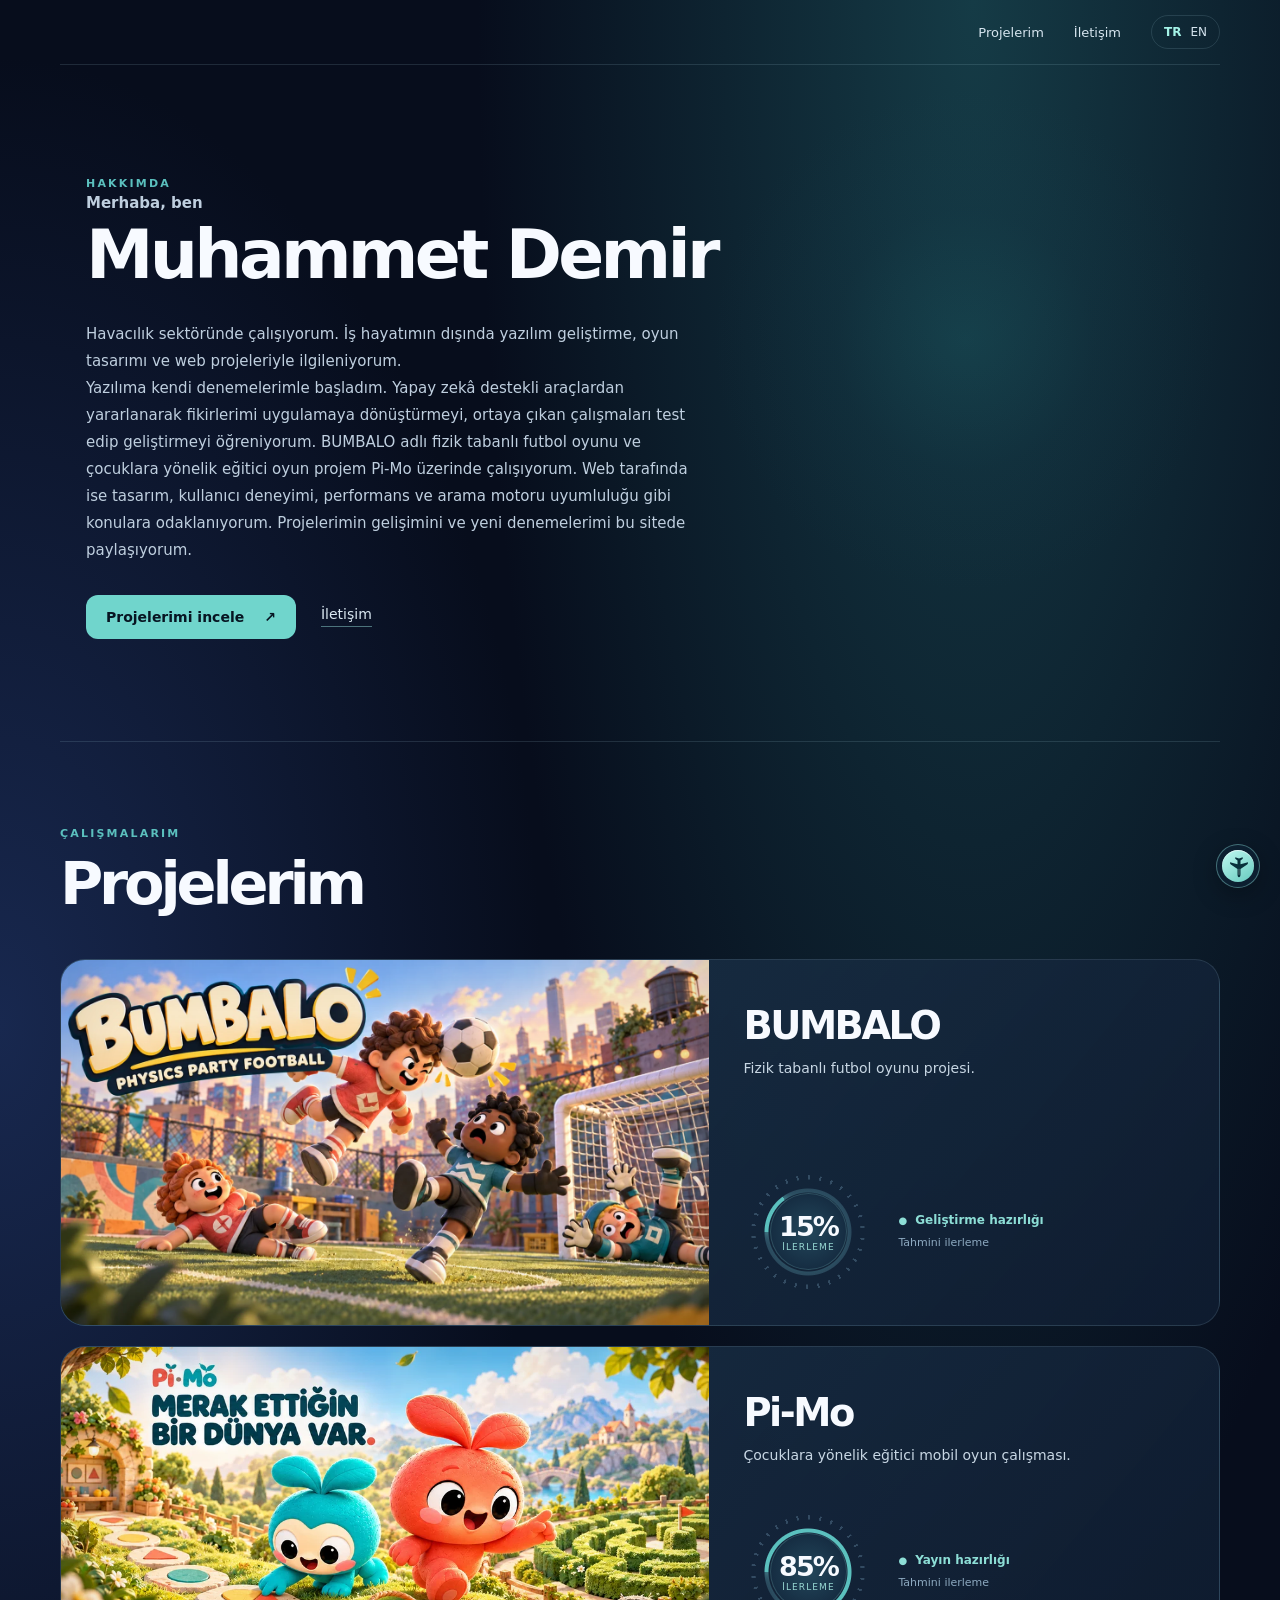
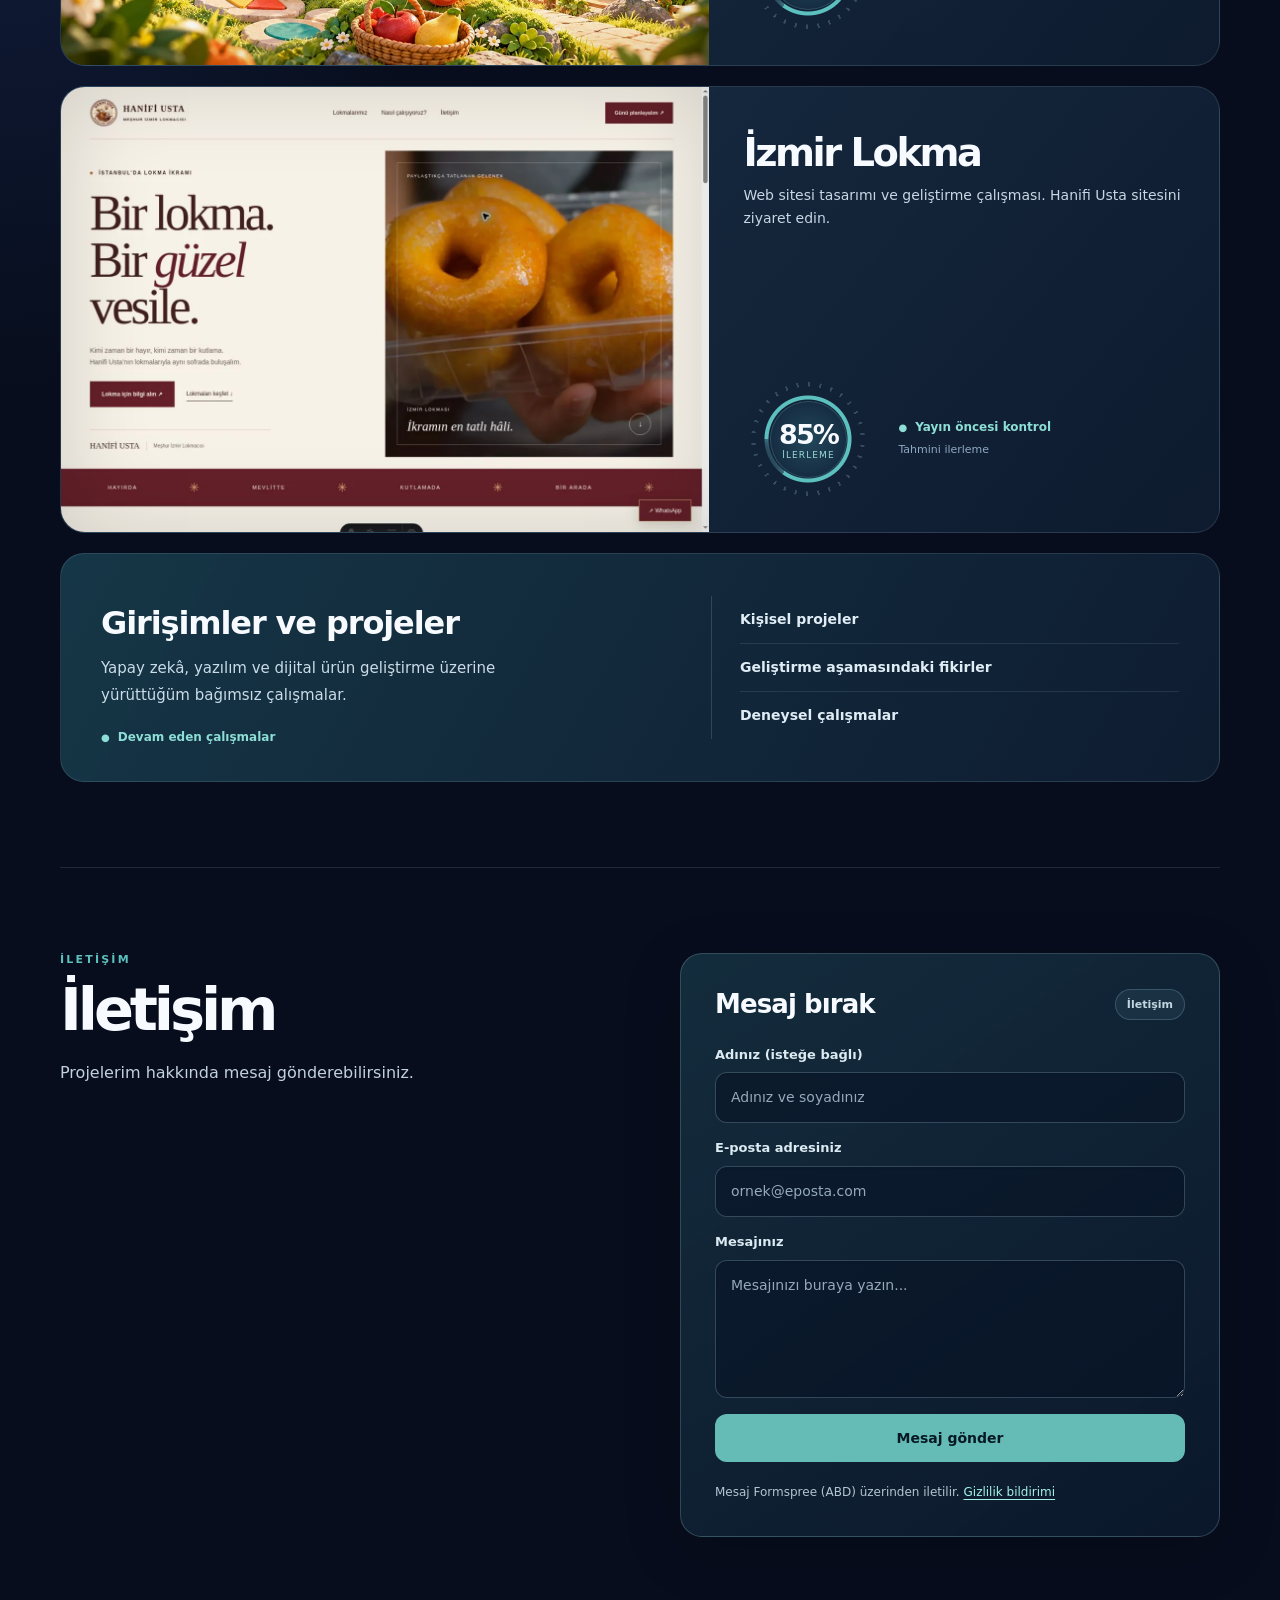
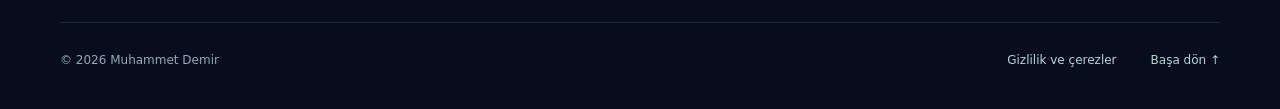
<file: index.html>
<!DOCTYPE html>
<html lang="tr"><head><meta name="google-site-verification" content="nmMVAk7A7BD8lqcyVUnnqpz1jC1KWAVs4eX_DU7HGqM"/><meta charset="utf-8"/><meta http-equiv="Content-Security-Policy" content="default-src 'none'; base-uri 'self'; script-src 'self' 'sha256-Nsf1SW14jxwsDxtsSxbh1Syr5FXubOMHGNmWd++KHdQ='; style-src 'self' 'unsafe-inline'; img-src 'self' data:; font-src 'self'; connect-src 'none'; object-src 'none'; frame-src 'none'; form-action https://formspree.io; upgrade-insecure-requests"/><meta name="referrer" content="strict-origin-when-cross-origin"/><meta content="width=device-width, initial-scale=1" name="viewport"/><title>Muhammet Demir | Oyun ve Web Projeleri</title><meta content="Muhammet Demir’in kişisel sitesi. BUMBALO, Pi-Mo, web projeleri ve girişimcilik çalışmaları." name="description"/><meta content="index,follow,max-image-preview:large" name="robots"/><meta content="#070d1c" name="theme-color"/><meta content="website" property="og:type"/><meta content="Muhammet Demir | Oyun ve Web Projeleri" property="og:title"/><meta content="Muhammet Demir’in kişisel sitesi. BUMBALO, Pi-Mo, web projeleri ve girişimcilik çalışmaları." property="og:description"/><meta content="tr_TR" property="og:locale"/><link href="assets/site.css?v=20261107-aircraft-two-way-v6" rel="stylesheet"/><link href="https://must7y.github.io/muhammetdemir/" hreflang="tr" rel="alternate"/><link href="https://must7y.github.io/muhammetdemir/en/" hreflang="en" rel="alternate"/><link href="https://must7y.github.io/muhammetdemir/" hreflang="x-default" rel="alternate"/><link href="https://must7y.github.io/muhammetdemir/" rel="canonical"/><meta content="https://must7y.github.io/muhammetdemir/" property="og:url"/><meta content="Muhammet Demir" property="og:site_name"/><meta content="https://must7y.github.io/muhammetdemir/assets/bumbalo.webp" property="og:image"/><meta content="summary_large_image" name="twitter:card"/><script type="application/ld+json">{"@context": "https://schema.org", "@type": "ProfilePage", "url": "https://must7y.github.io/muhammetdemir/", "inLanguage": "tr", "mainEntity": {"@type": "Person", "name": "Muhammet Demir", "description": "Muhammet Demir’in kişisel sitesi. BUMBALO, Pi-Mo, web projeleri ve girişimcilik çalışmaları."}}</script><script src="assets/site.js?v=20261107-aircraft-two-way-v6" defer></script></head><body><a class="skip" href="#main">İçeriğe geç</a><header class="shell mast mast-right" style="display:flex;justify-content:flex-end;align-items:center"><nav style="display:flex;width:100%;justify-content:flex-end;align-items:center;margin-left:auto;text-align:right" aria-label="Ana menü" class="nav"><a href="#projects">Projelerim</a><a class="hide-mobile" href="#contact">İletişim</a><div aria-label="Language / Dil" class="langs"><a aria-current="page" data-lang="tr" href="./">TR</a><a data-lang="en" href="en/">EN</a></div></nav></header><main class="shell" id="main"><section class="hero hero-editorial" id="about"><div class="hero-content"><div class="eyebrow">HAKKIMDA</div><p class="hero-greeting">Merhaba, ben</p><h1 class="hero-name">Muhammet Demir</h1><p class="hero-body">Havacılık sektöründe çalışıyorum. İş hayatımın dışında yazılım geliştirme, oyun tasarımı ve web projeleriyle ilgileniyorum.</p><p class="hero-description">Yazılıma kendi denemelerimle başladım. Yapay zekâ destekli araçlardan yararlanarak fikirlerimi uygulamaya dönüştürmeyi, ortaya çıkan çalışmaları test edip geliştirmeyi öğreniyorum. BUMBALO adlı fizik tabanlı futbol oyunu ve çocuklara yönelik eğitici oyun projem Pi-Mo üzerinde çalışıyorum. Web tarafında ise tasarım, kullanıcı deneyimi, performans ve arama motoru uyumluluğu gibi konulara odaklanıyorum. Projelerimin gelişimini ve yeni denemelerimi bu sitede paylaşıyorum.</p><div class="hero-links"><a class="hero-button" href="#projects">Projelerimi incele <span aria-hidden="true">↗</span></a><a class="hero-text-link" href="#contact">İletişim</a></div></div></section><section class="section" id="projects"><div class="section-heading"><div><div class="eyebrow">ÇALIŞMALARIM</div><h2>Projelerim</h2></div></div><article class="project"><div class="project-media"><img alt="BUMBALO — proje tanıtım görseli" decoding="async" height="700" loading="lazy" src="assets/bumbalo.webp" width="1200"/></div><div class="project-info"><div><h3>BUMBALO</h3><p>Fizik tabanlı futbol oyunu projesi.</p></div><div class="radar-wrap"><div aria-label="BUMBALO: 15%, Tahmini ilerleme" class="radar" role="img" style="--v:15"><div aria-hidden="true" class="radar-inner"><strong>15%</strong><small>İLERLEME</small></div></div><div><div class="status">Geliştirme hazırlığı</div><div class="subnote">Tahmini ilerleme</div></div></div></div></article><article class="project"><div class="project-media"><img alt="Pi-Mo — proje tanıtım görseli" decoding="async" height="700" loading="lazy" src="assets/pimo.webp" width="1200"/></div><div class="project-info"><div><h3>Pi-Mo</h3><p>Çocuklara yönelik eğitici mobil oyun çalışması.</p></div><div class="radar-wrap"><div aria-label="Pi-Mo: 85%, Tahmini ilerleme" class="radar" role="img" style="--v:85"><div aria-hidden="true" class="radar-inner"><strong>85%</strong><small>İLERLEME</small></div></div><div><div class="status">Yayın hazırlığı</div><div class="subnote">Tahmini ilerleme</div></div></div></div></article><article class="project"><div class="project-media"><img alt="İzmir Lokma — proje tanıtım görseli" decoding="async" height="700" loading="lazy" src="assets/hanifi.webp" width="1200"/></div><div class="project-info"><div><h3>İzmir Lokma</h3><p>Web sitesi tasarımı ve geliştirme çalışması. <a href="https://izmirlokmasi.com/">Hanifi Usta sitesini ziyaret edin</a>.</p></div><div class="radar-wrap"><div aria-label="İzmir Lokma: 85%, Tahmini ilerleme" class="radar" role="img" style="--v:85"><div aria-hidden="true" class="radar-inner"><strong>85%</strong><small>İLERLEME</small></div></div><div><div class="status">Yayın öncesi kontrol</div><div class="subnote">Tahmini ilerleme</div></div></div></div></article><article class="venture"><div class="venture-main"><h3>Girişimler ve projeler</h3><p>Yapay zekâ, yazılım ve dijital ürün geliştirme üzerine yürüttüğüm bağımsız çalışmalar.</p><span class="venture-status"><span class="status">Devam eden çalışmalar</span></span></div><div class="venture-topics" aria-label="Girişimcilik çalışma başlıkları"><div><span>Kişisel projeler</span></div><div><span>Geliştirme aşamasındaki fikirler</span></div><div><span>Deneysel çalışmalar</span></div></div></article></section><section class="section contact" id="contact"><div class="contact-intro"><div class="eyebrow">İLETİŞİM</div><h2>İletişim</h2><p>Projelerim hakkında mesaj gönderebilirsiniz.</p></div><div class="contact-form-panel"><div class="contact-form-heading"><h3>Mesaj bırak</h3><span class="form-state">İletişim</span></div><form class="contact-form" action="https://formspree.io/f/mljjvkgq" aria-describedby="form-message" method="post"><fieldset><label for="contact-name">Adınız (isteğe bağlı)<input id="contact-name" name="name" type="text" autocomplete="name" maxlength="90" placeholder="Adınız ve soyadınız"></label><label for="contact-email">E-posta adresiniz<input id="contact-email" name="email" type="email" autocomplete="email" maxlength="254" required placeholder="ornek@eposta.com"></label><label for="contact-message">Mesajınız<textarea id="contact-message" name="message" rows="5" minlength="10" maxlength="3000" required placeholder="Mesajınızı buraya yazın..."></textarea></label><div class="form-honeypot" aria-hidden="true"><label>Boş bırakın<input type="text" name="_gotcha" tabindex="-1" autocomplete="off"></label></div><button type="submit">Mesaj gönder</button></fieldset><p class="form-notice" id="form-message">Mesaj Formspree (ABD) üzerinden iletilir. <a href="gizlilik.html">Gizlilik bildirimi</a></p></form></div></section></main><a class="end-jump end-jump-plane" href="#page-bottom" aria-label="Sayfanın en altına in" title="Sayfanın en altına in"><span class="end-jump-aircraft" aria-hidden="true"><span class="end-jump-flight"><svg viewBox="0 0 64 64" width="29" height="29" focusable="false" aria-hidden="true"><g transform="rotate(180 32 32)"><path d="M32 5c-2.5 0-4 2.8-4 8v14L10.2 38.6C8.8 39.5 8 41 8 42.6v2L28 39.5v10L22 54v4l10-3 10 3v-4l-6-4.5v-10l20 5.1v-2c0-1.6-.8-3.1-2.2-4L36 27V13c0-5.2-1.5-8-4-8Z" fill="currentColor"/><path d="M32 12v14" stroke="#e9faf6" stroke-opacity=".56" stroke-width="1.8" stroke-linecap="round"/></g></svg></span></span></a><footer class="shell foot" id="page-bottom"><span>© 2026 Muhammet Demir</span><nav class="foot-links" aria-label="Alt bağlantılar"><a href="gizlilik.html">Gizlilik ve çerezler</a><a href="#main">Başa dön ↑</a></nav></footer></body></html>
</file>
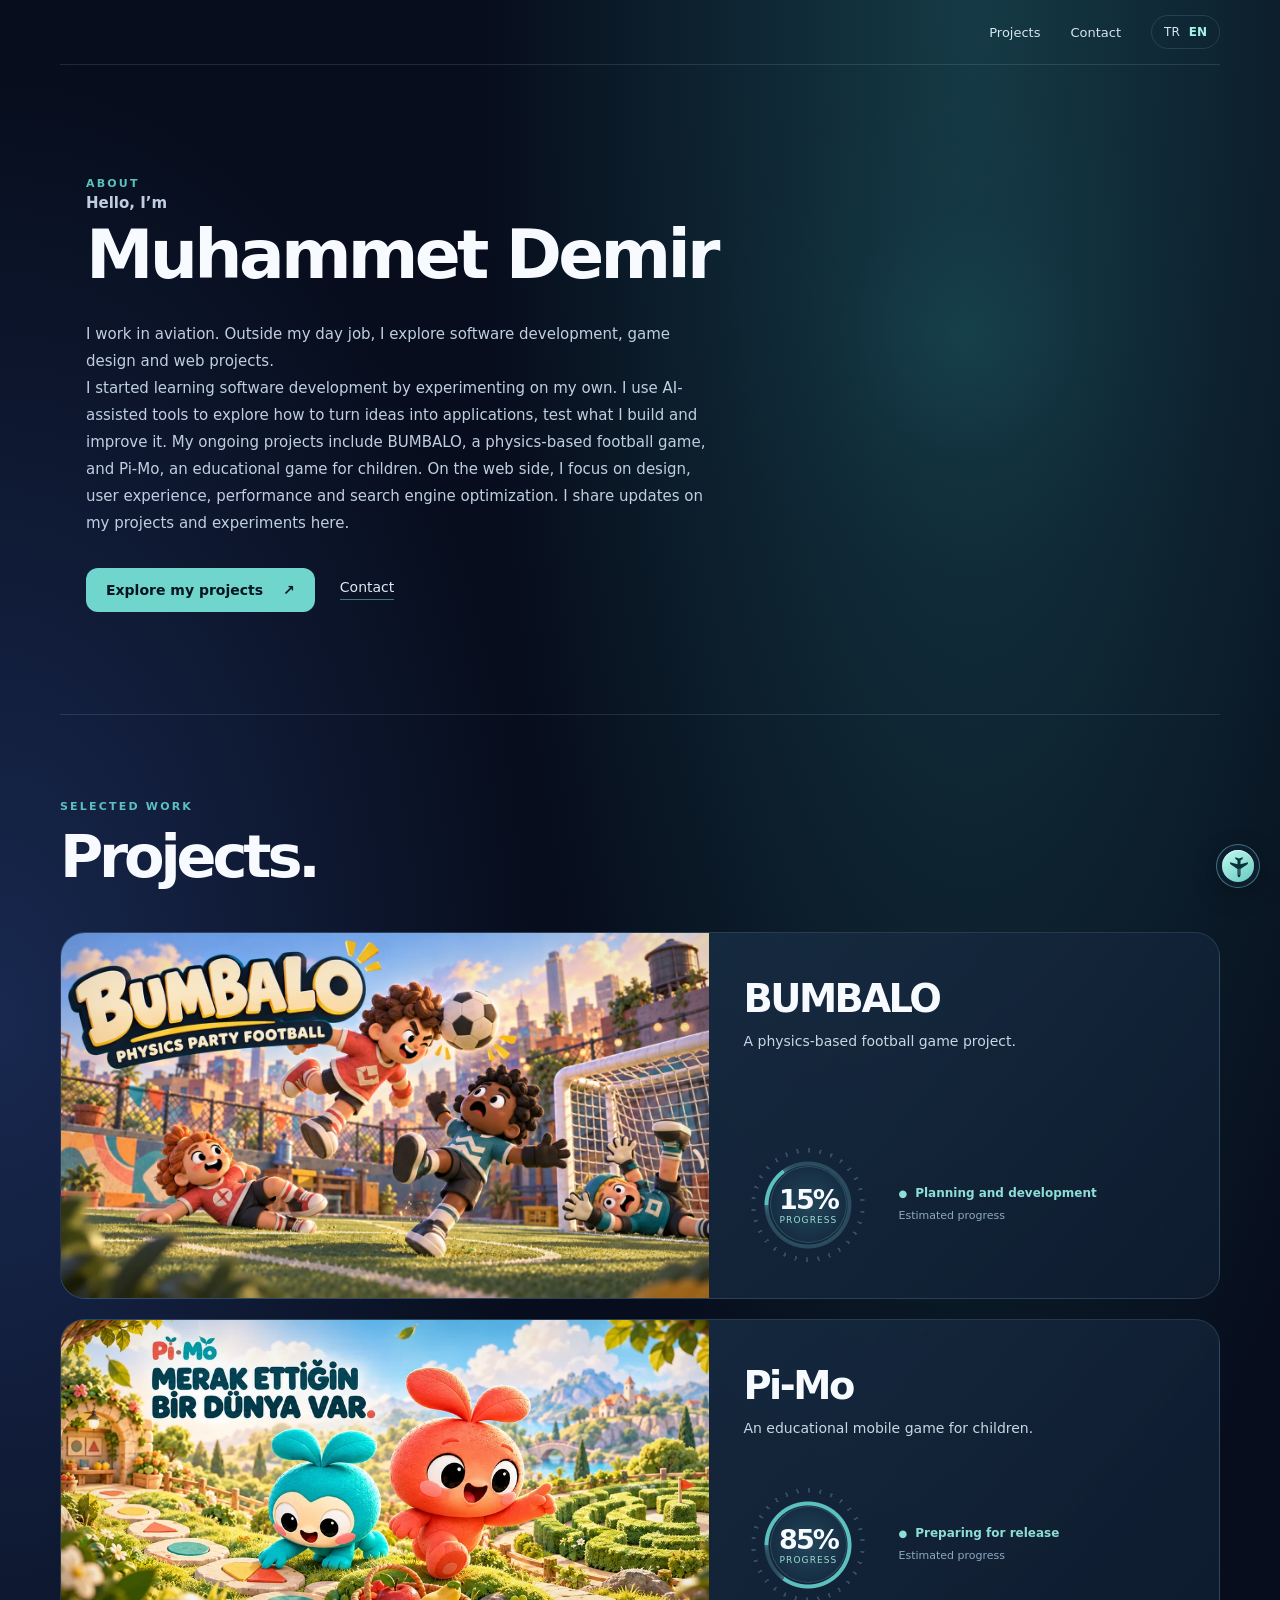
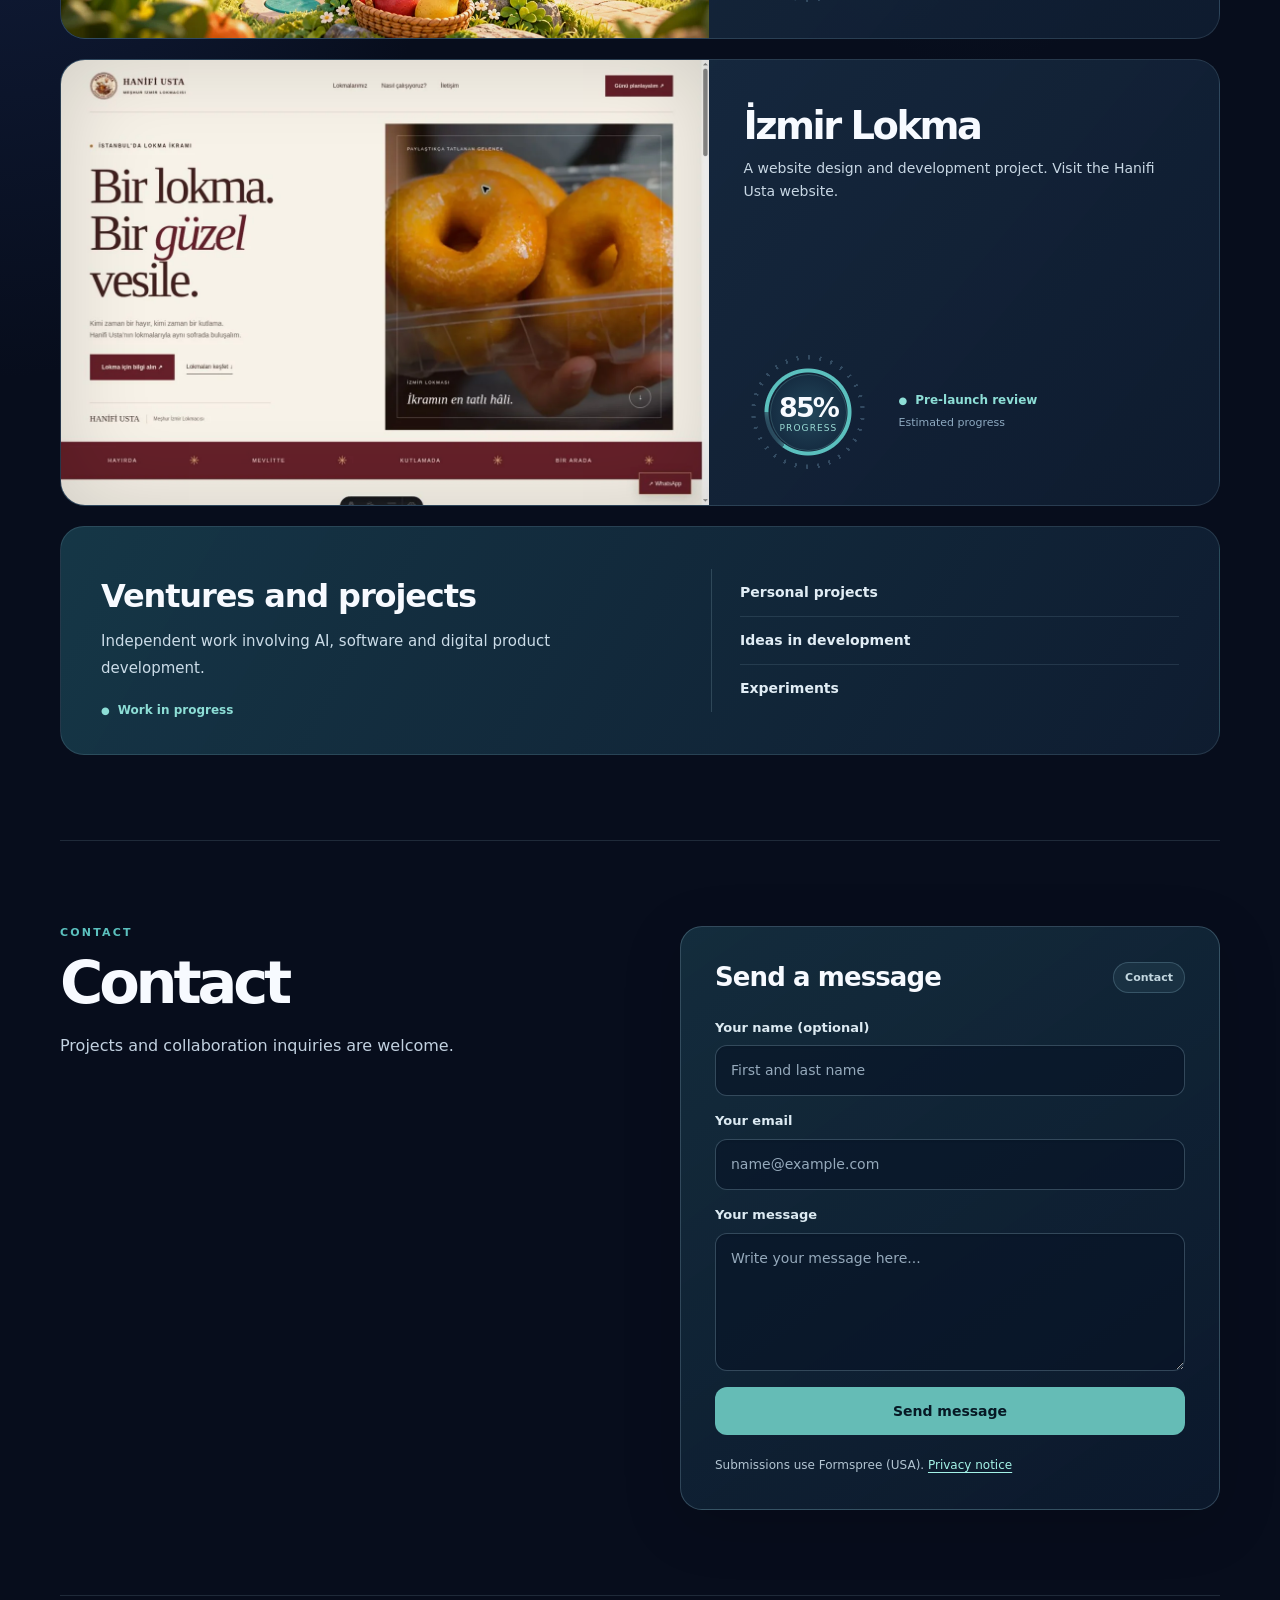
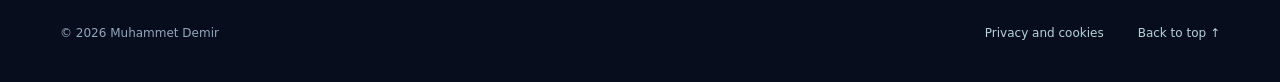
<file: en/index.html>
<!DOCTYPE html>
<html lang="en"><head><meta charset="utf-8"/><meta http-equiv="Content-Security-Policy" content="default-src 'none'; base-uri 'self'; script-src 'self' 'sha256-i8kJ053brYtJj6KBcaMvgGHr3T48em/G4HUraGYpBlo='; style-src 'self' 'unsafe-inline'; img-src 'self' data:; font-src 'self'; connect-src 'none'; object-src 'none'; frame-src 'none'; form-action https://formspree.io; upgrade-insecure-requests"/><meta name="referrer" content="strict-origin-when-cross-origin"/><meta content="width=device-width, initial-scale=1" name="viewport"/><title>Muhammet Demir | Games and Web Projects</title><meta content="Personal website of Muhammet Demir, featuring BUMBALO, Pi-Mo, web projects and independent ventures." name="description"/><meta content="index,follow,max-image-preview:large" name="robots"/><meta content="#070d1c" name="theme-color"/><meta content="website" property="og:type"/><meta content="Muhammet Demir | Games and Web Projects" property="og:title"/><meta content="Personal website of Muhammet Demir, featuring BUMBALO, Pi-Mo, web projects and independent ventures." property="og:description"/><meta content="en_US" property="og:locale"/><link href="../assets/site.css?v=20261107-aircraft-two-way-v6" rel="stylesheet"/><link href="https://must7y.github.io/muhammetdemir/" hreflang="tr" rel="alternate"/><link href="https://must7y.github.io/muhammetdemir/en/" hreflang="en" rel="alternate"/><link href="https://must7y.github.io/muhammetdemir/" hreflang="x-default" rel="alternate"/><link href="https://must7y.github.io/muhammetdemir/en/" rel="canonical"/><meta content="https://must7y.github.io/muhammetdemir/en/" property="og:url"/><meta content="Muhammet Demir" property="og:site_name"/><meta content="https://must7y.github.io/muhammetdemir/assets/bumbalo.webp" property="og:image"/><meta content="summary_large_image" name="twitter:card"/><script type="application/ld+json">{"@context": "https://schema.org", "@type": "ProfilePage", "url": "https://must7y.github.io/muhammetdemir/en/", "inLanguage": "en", "mainEntity": {"@type": "Person", "name": "Muhammet Demir", "description": "Personal website of Muhammet Demir, featuring BUMBALO, Pi-Mo, web projects and independent ventures."}}</script><script src="../assets/site.js?v=20261107-aircraft-two-way-v6" defer></script></head><body><a class="skip" href="#main">Skip to content</a><header class="shell mast mast-right" style="display:flex;justify-content:flex-end;align-items:center"><nav style="display:flex;width:100%;justify-content:flex-end;align-items:center;margin-left:auto;text-align:right" aria-label="Main navigation" class="nav"><a href="#projects">Projects</a><a class="hide-mobile" href="#contact">Contact</a><div aria-label="Language / Dil" class="langs"><a data-lang="tr" href="../">TR</a><a aria-current="page" data-lang="en" href="./">EN</a></div></nav></header><main class="shell" id="main"><section class="hero hero-editorial" id="about"><div class="hero-content"><div class="eyebrow">ABOUT</div><p class="hero-greeting">Hello, I’m</p><h1 class="hero-name">Muhammet Demir</h1><p class="hero-body">I work in aviation. Outside my day job, I explore software development, game design and web projects.</p><p class="hero-description">I started learning software development by experimenting on my own. I use AI-assisted tools to explore how to turn ideas into applications, test what I build and improve it. My ongoing projects include BUMBALO, a physics-based football game, and Pi-Mo, an educational game for children. On the web side, I focus on design, user experience, performance and search engine optimization. I share updates on my projects and experiments here.</p><div class="hero-links"><a class="hero-button" href="#projects">Explore my projects <span aria-hidden="true">↗</span></a><a class="hero-text-link" href="#contact">Contact</a></div></div></section><section class="section" id="projects"><div class="section-heading"><div><div class="eyebrow">SELECTED WORK</div><h2>Projects.</h2></div></div><article class="project"><div class="project-media"><img alt="BUMBALO — project artwork" decoding="async" height="700" loading="lazy" src="../assets/bumbalo.webp" width="1200"/></div><div class="project-info"><div><h3>BUMBALO</h3><p>A physics-based football game project.</p></div><div class="radar-wrap"><div aria-label="BUMBALO: 15%, Estimated progress" class="radar" role="img" style="--v:15"><div aria-hidden="true" class="radar-inner"><strong>15%</strong><small>PROGRESS</small></div></div><div><div class="status">Planning and development</div><div class="subnote">Estimated progress</div></div></div></div></article><article class="project"><div class="project-media"><img alt="Pi-Mo — project artwork" decoding="async" height="700" loading="lazy" src="../assets/pimo.webp" width="1200"/></div><div class="project-info"><div><h3>Pi-Mo</h3><p>An educational mobile game for children.</p></div><div class="radar-wrap"><div aria-label="Pi-Mo: 85%, Estimated progress" class="radar" role="img" style="--v:85"><div aria-hidden="true" class="radar-inner"><strong>85%</strong><small>PROGRESS</small></div></div><div><div class="status">Preparing for release</div><div class="subnote">Estimated progress</div></div></div></div></article><article class="project"><div class="project-media"><img alt="İzmir Lokma — project artwork" decoding="async" height="700" loading="lazy" src="../assets/hanifi.webp" width="1200"/></div><div class="project-info"><div><h3>İzmir Lokma</h3><p>A website design and development project. <a href="https://izmirlokmasi.com/">Visit the Hanifi Usta website</a>.</p></div><div class="radar-wrap"><div aria-label="İzmir Lokma: 85%, Estimated progress" class="radar" role="img" style="--v:85"><div aria-hidden="true" class="radar-inner"><strong>85%</strong><small>PROGRESS</small></div></div><div><div class="status">Pre-launch review</div><div class="subnote">Estimated progress</div></div></div></div></article><article class="venture"><div class="venture-main"><h3>Ventures and projects</h3><p>Independent work involving AI, software and digital product development.</p><span class="venture-status"><span class="status">Work in progress</span></span></div><div class="venture-topics" aria-label="Venture focus areas"><div><span>Personal projects</span></div><div><span>Ideas in development</span></div><div><span>Experiments</span></div></div></article></section><section class="section contact" id="contact"><div class="contact-intro"><div class="eyebrow">CONTACT</div><h2>Contact</h2><p>Projects and collaboration inquiries are welcome.</p></div><div class="contact-form-panel"><div class="contact-form-heading"><h3>Send a message</h3><span class="form-state">Contact</span></div><form class="contact-form" action="https://formspree.io/f/mljjvkgq" aria-describedby="form-message" method="post"><fieldset><label for="contact-name">Your name (optional)<input id="contact-name" name="name" type="text" autocomplete="name" maxlength="90" placeholder="First and last name"></label><label for="contact-email">Your email<input id="contact-email" name="email" type="email" autocomplete="email" maxlength="254" required placeholder="name@example.com"></label><label for="contact-message">Your message<textarea id="contact-message" name="message" rows="5" minlength="10" maxlength="3000" required placeholder="Write your message here..."></textarea></label><div class="form-honeypot" aria-hidden="true"><label>Leave blank<input type="text" name="_gotcha" tabindex="-1" autocomplete="off"></label></div><button type="submit">Send message</button></fieldset><p class="form-notice" id="form-message">Submissions use Formspree (USA). <a href="privacy.html">Privacy notice</a></p></form></div></section></main><a class="end-jump end-jump-plane" href="#page-bottom" aria-label="Scroll to the bottom of the page" title="Go to page bottom"><span class="end-jump-aircraft" aria-hidden="true"><span class="end-jump-flight"><svg viewBox="0 0 64 64" width="29" height="29" focusable="false" aria-hidden="true"><g transform="rotate(180 32 32)"><path d="M32 5c-2.5 0-4 2.8-4 8v14L10.2 38.6C8.8 39.5 8 41 8 42.6v2L28 39.5v10L22 54v4l10-3 10 3v-4l-6-4.5v-10l20 5.1v-2c0-1.6-.8-3.1-2.2-4L36 27V13c0-5.2-1.5-8-4-8Z" fill="currentColor"/><path d="M32 12v14" stroke="#e9faf6" stroke-opacity=".56" stroke-width="1.8" stroke-linecap="round"/></g></svg></span></span></a><footer class="shell foot" id="page-bottom"><span>© 2026 Muhammet Demir</span><nav class="foot-links" aria-label="Footer links"><a href="privacy.html">Privacy and cookies</a><a href="#main">Back to top ↑</a></nav></footer></body></html>
</file>
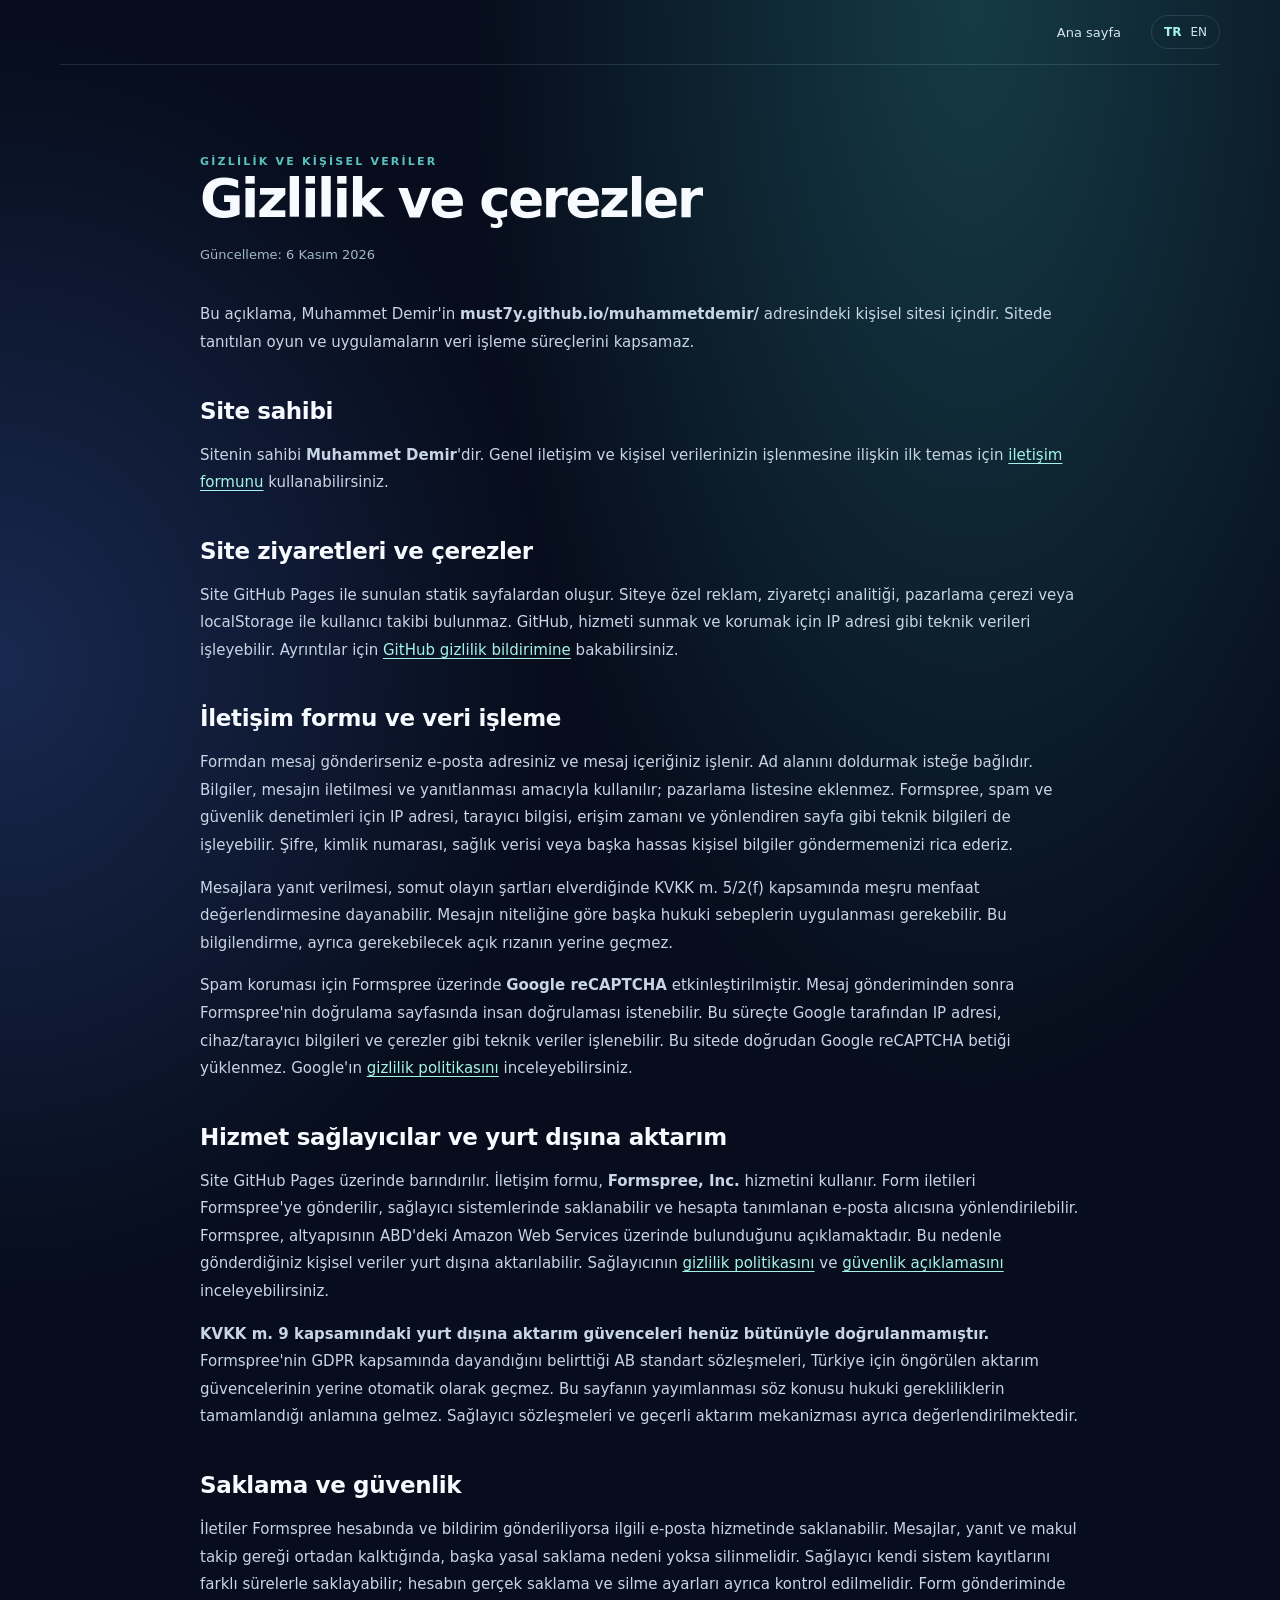
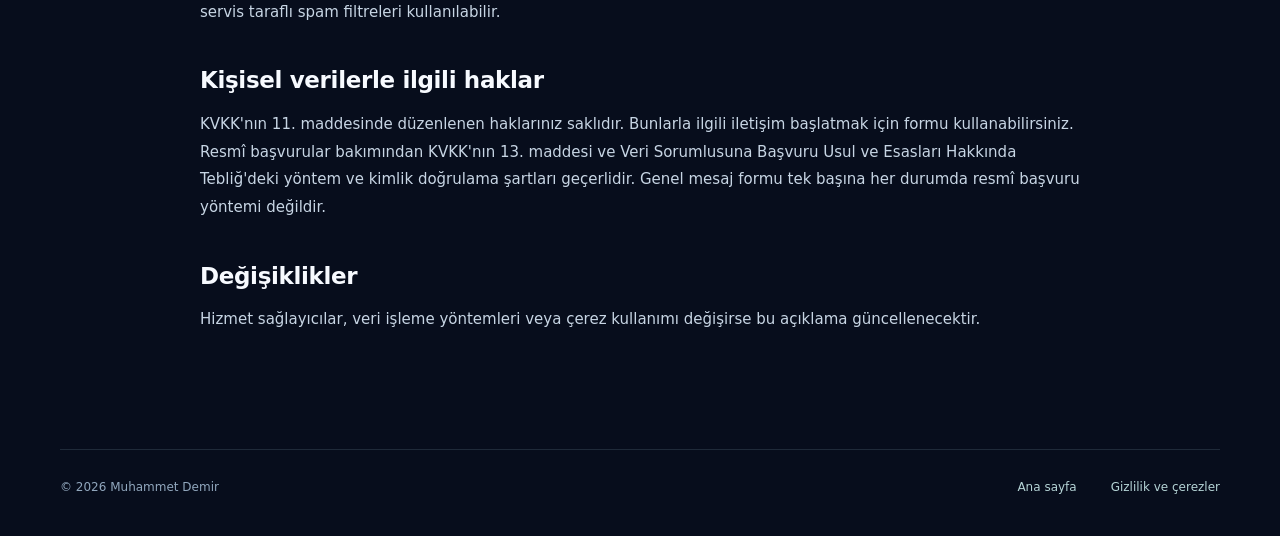
<file: gizlilik.html>
<!doctype html>
<html lang="tr">
<head><meta charset="utf-8"><meta name="viewport" content="width=device-width, initial-scale=1">
<meta http-equiv="Content-Security-Policy" content="default-src 'none'; base-uri 'self'; script-src 'self'; style-src 'self'; img-src 'self' data:; font-src 'self'; connect-src 'none'; form-action 'none'; object-src 'none'; frame-src 'none'; upgrade-insecure-requests">
<meta name="referrer" content="strict-origin-when-cross-origin">
<title>Gizlilik ve Çerezler | Muhammet Demir</title><meta name="description" content="Kişisel siteye ait gizlilik, çerez ve KVKK bilgilendirmesi.">
<link rel="stylesheet" href="assets/site.css?v=20261106-legal-1">

</head><body>
<a class="skip" href="#main">İçeriğe geç</a>
<header class="shell mast mast-right"><nav class="nav" aria-label="Ana menü"><a href="./">Ana sayfa</a><div class="langs"><a href="gizlilik.html" aria-current="page">TR</a><a href="en/privacy.html" >EN</a></div></nav></header>
<main class="shell" id="main"><article class="legal">
<div class="eyebrow">GİZLİLİK VE KİŞİSEL VERİLER</div>
<h1>Gizlilik ve çerezler</h1>
<p class="legal-update">Güncelleme: 6 Kasım 2026</p>
<p>Bu açıklama, Muhammet Demir'in <strong>must7y.github.io/muhammetdemir/</strong> adresindeki kişisel sitesi içindir. Sitede tanıtılan oyun ve uygulamaların veri işleme süreçlerini kapsamaz.</p>
<h2>Site sahibi</h2>
<p>Sitenin sahibi <strong>Muhammet Demir</strong>'dir. Genel iletişim ve kişisel verilerinizin işlenmesine ilişkin ilk temas için <a href="./#contact">iletişim formunu</a> kullanabilirsiniz.</p>
<h2>Site ziyaretleri ve çerezler</h2>
<p>Site GitHub Pages ile sunulan statik sayfalardan oluşur. Siteye özel reklam, ziyaretçi analitiği, pazarlama çerezi veya localStorage ile kullanıcı takibi bulunmaz. GitHub, hizmeti sunmak ve korumak için IP adresi gibi teknik verileri işleyebilir. Ayrıntılar için <a href="https://docs.github.com/en/site-policy/privacy-policies/github-general-privacy-statement" rel="noopener noreferrer">GitHub gizlilik bildirimine</a> bakabilirsiniz.</p>
<h2>İletişim formu ve veri işleme</h2>
<p>Formdan mesaj gönderirseniz e-posta adresiniz ve mesaj içeriğiniz işlenir. Ad alanını doldurmak isteğe bağlıdır. Bilgiler, mesajın iletilmesi ve yanıtlanması amacıyla kullanılır; pazarlama listesine eklenmez. Formspree, spam ve güvenlik denetimleri için IP adresi, tarayıcı bilgisi, erişim zamanı ve yönlendiren sayfa gibi teknik bilgileri de işleyebilir. Şifre, kimlik numarası, sağlık verisi veya başka hassas kişisel bilgiler göndermemenizi rica ederiz.</p>
<p>Mesajlara yanıt verilmesi, somut olayın şartları elverdiğinde KVKK m. 5/2(f) kapsamında meşru menfaat değerlendirmesine dayanabilir. Mesajın niteliğine göre başka hukuki sebeplerin uygulanması gerekebilir. Bu bilgilendirme, ayrıca gerekebilecek açık rızanın yerine geçmez.</p>
<p>Spam koruması için Formspree üzerinde <strong>Google reCAPTCHA</strong> etkinleştirilmiştir. Mesaj gönderiminden sonra Formspree'nin doğrulama sayfasında insan doğrulaması istenebilir. Bu süreçte Google tarafından IP adresi, cihaz/tarayıcı bilgileri ve çerezler gibi teknik veriler işlenebilir. Bu sitede doğrudan Google reCAPTCHA betiği yüklenmez. Google'ın <a href="https://policies.google.com/privacy" rel="noopener noreferrer">gizlilik politikasını</a> inceleyebilirsiniz.</p>
<h2>Hizmet sağlayıcılar ve yurt dışına aktarım</h2>
<p>Site GitHub Pages üzerinde barındırılır. İletişim formu, <strong>Formspree, Inc.</strong> hizmetini kullanır. Form iletileri Formspree'ye gönderilir, sağlayıcı sistemlerinde saklanabilir ve hesapta tanımlanan e-posta alıcısına yönlendirilebilir. Formspree, altyapısının ABD'deki Amazon Web Services üzerinde bulunduğunu açıklamaktadır. Bu nedenle gönderdiğiniz kişisel veriler yurt dışına aktarılabilir. Sağlayıcının <a href="https://formspree.io/legal/privacy-policy/" rel="noopener noreferrer">gizlilik politikasını</a> ve <a href="https://formspree.io/security/" rel="noopener noreferrer">güvenlik açıklamasını</a> inceleyebilirsiniz.</p>
<p><strong>KVKK m. 9 kapsamındaki yurt dışına aktarım güvenceleri henüz bütünüyle doğrulanmamıştır.</strong> Formspree'nin GDPR kapsamında dayandığını belirttiği AB standart sözleşmeleri, Türkiye için öngörülen aktarım güvencelerinin yerine otomatik olarak geçmez. Bu sayfanın yayımlanması söz konusu hukuki gerekliliklerin tamamlandığı anlamına gelmez. Sağlayıcı sözleşmeleri ve geçerli aktarım mekanizması ayrıca değerlendirilmektedir.</p>
<h2>Saklama ve güvenlik</h2>
<p>İletiler Formspree hesabında ve bildirim gönderiliyorsa ilgili e-posta hizmetinde saklanabilir. Mesajlar, yanıt ve makul takip gereği ortadan kalktığında, başka yasal saklama nedeni yoksa silinmelidir. Sağlayıcı kendi sistem kayıtlarını farklı sürelerle saklayabilir; hesabın gerçek saklama ve silme ayarları ayrıca kontrol edilmelidir. Form gönderiminde servis taraflı spam filtreleri kullanılabilir.</p>
<h2>Kişisel verilerle ilgili haklar</h2>
<p>KVKK'nın 11. maddesinde düzenlenen haklarınız saklıdır. Bunlarla ilgili iletişim başlatmak için formu kullanabilirsiniz. Resmî başvurular bakımından KVKK'nın 13. maddesi ve Veri Sorumlusuna Başvuru Usul ve Esasları Hakkında Tebliğ'deki yöntem ve kimlik doğrulama şartları geçerlidir. Genel mesaj formu tek başına her durumda resmî başvuru yöntemi değildir.</p>
<h2>Değişiklikler</h2>
<p>Hizmet sağlayıcılar, veri işleme yöntemleri veya çerez kullanımı değişirse bu açıklama güncellenecektir.</p>
</article></main>
<footer class="shell foot"><span>© 2026 Muhammet Demir</span><nav class="foot-links" aria-label="Alt bağlantılar"><a href="./">Ana sayfa</a><a href="gizlilik.html">Gizlilik ve çerezler</a></nav></footer>
</body></html>
</file>
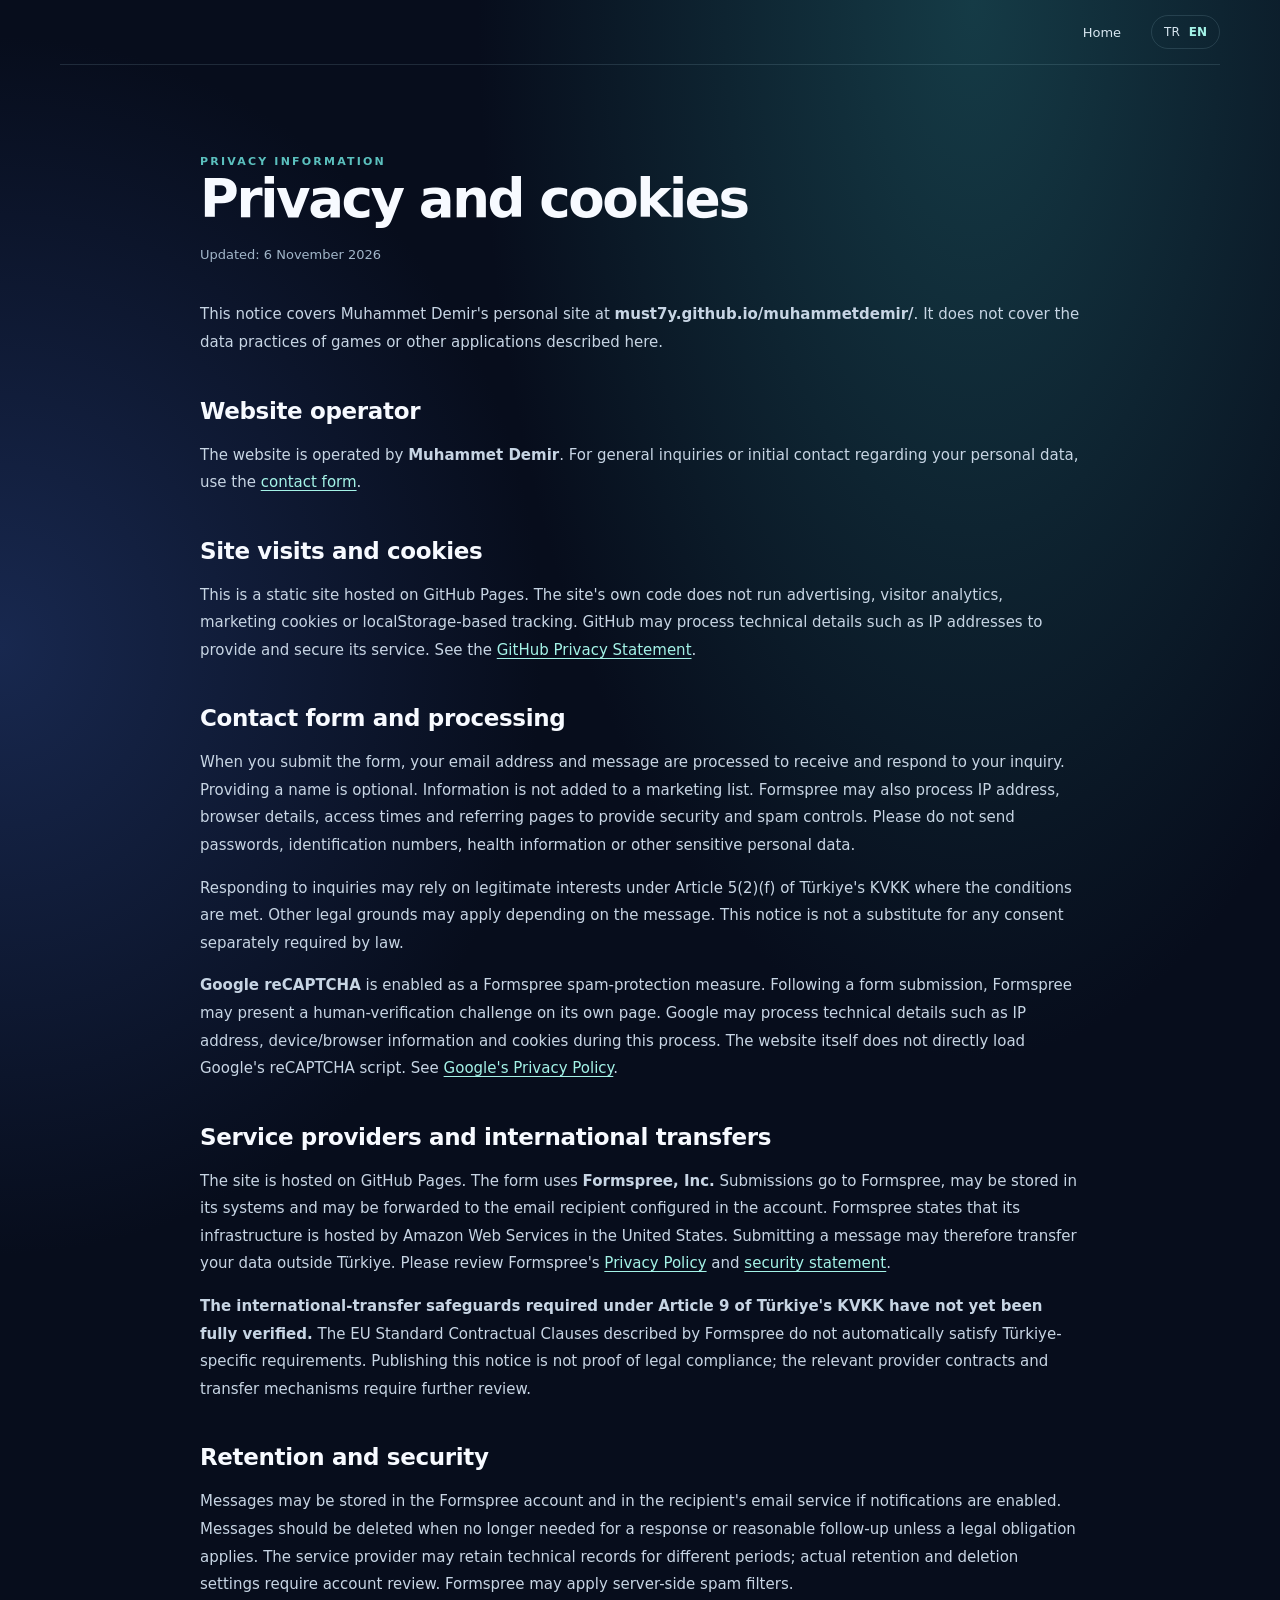
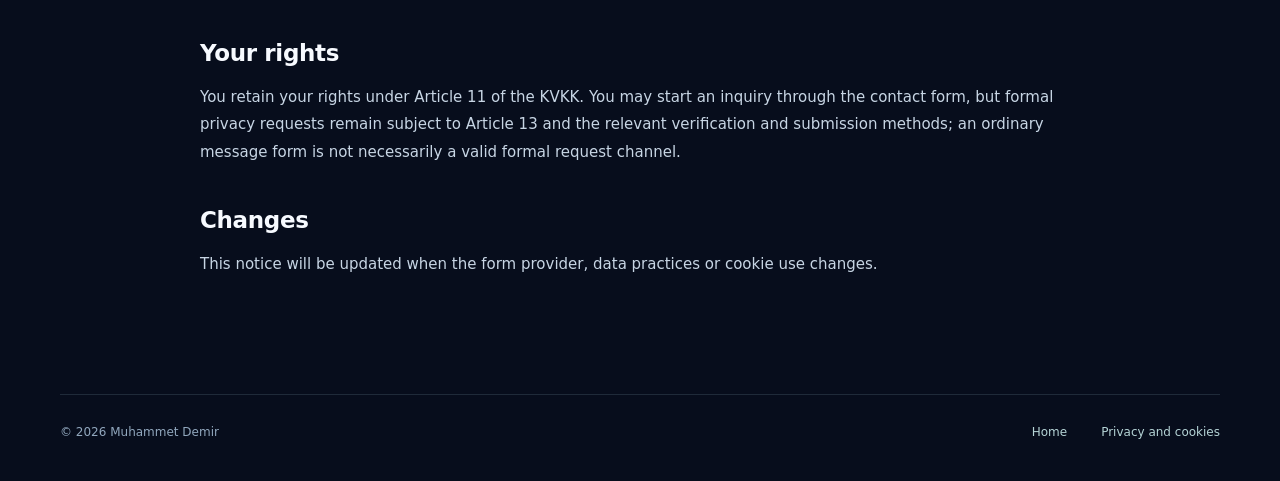
<file: en/privacy.html>
<!doctype html>
<html lang="en">
<head><meta charset="utf-8"><meta name="viewport" content="width=device-width, initial-scale=1">
<meta http-equiv="Content-Security-Policy" content="default-src 'none'; base-uri 'self'; script-src 'self'; style-src 'self'; img-src 'self' data:; font-src 'self'; connect-src 'none'; form-action 'none'; object-src 'none'; frame-src 'none'; upgrade-insecure-requests">
<meta name="referrer" content="strict-origin-when-cross-origin">
<title>Privacy and Cookies | Muhammet Demir</title><meta name="description" content="Privacy and cookies notice for the personal website of Muhammet Demir.">
<link rel="stylesheet" href="../assets/site.css?v=20261106-legal-1">

</head><body>
<a class="skip" href="#main">Skip to content</a>
<header class="shell mast mast-right"><nav class="nav" aria-label="Main navigation"><a href="./">Home</a><div class="langs"><a href="../gizlilik.html" >TR</a><a href="privacy.html" aria-current="page">EN</a></div></nav></header>
<main class="shell" id="main"><article class="legal">
<div class="eyebrow">PRIVACY INFORMATION</div>
<h1>Privacy and cookies</h1>
<p class="legal-update">Updated: 6 November 2026</p>
<p>This notice covers Muhammet Demir's personal site at <strong>must7y.github.io/muhammetdemir/</strong>. It does not cover the data practices of games or other applications described here.</p>
<h2>Website operator</h2>
<p>The website is operated by <strong>Muhammet Demir</strong>. For general inquiries or initial contact regarding your personal data, use the <a href="../#contact">contact form</a>.</p>
<h2>Site visits and cookies</h2>
<p>This is a static site hosted on GitHub Pages. The site's own code does not run advertising, visitor analytics, marketing cookies or localStorage-based tracking. GitHub may process technical details such as IP addresses to provide and secure its service. See the <a href="https://docs.github.com/en/site-policy/privacy-policies/github-general-privacy-statement" rel="noopener noreferrer">GitHub Privacy Statement</a>.</p>
<h2>Contact form and processing</h2>
<p>When you submit the form, your email address and message are processed to receive and respond to your inquiry. Providing a name is optional. Information is not added to a marketing list. Formspree may also process IP address, browser details, access times and referring pages to provide security and spam controls. Please do not send passwords, identification numbers, health information or other sensitive personal data.</p>
<p>Responding to inquiries may rely on legitimate interests under Article 5(2)(f) of Türkiye's KVKK where the conditions are met. Other legal grounds may apply depending on the message. This notice is not a substitute for any consent separately required by law.</p>
<p><strong>Google reCAPTCHA</strong> is enabled as a Formspree spam-protection measure. Following a form submission, Formspree may present a human-verification challenge on its own page. Google may process technical details such as IP address, device/browser information and cookies during this process. The website itself does not directly load Google's reCAPTCHA script. See <a href="https://policies.google.com/privacy" rel="noopener noreferrer">Google's Privacy Policy</a>.</p>
<h2>Service providers and international transfers</h2>
<p>The site is hosted on GitHub Pages. The form uses <strong>Formspree, Inc.</strong> Submissions go to Formspree, may be stored in its systems and may be forwarded to the email recipient configured in the account. Formspree states that its infrastructure is hosted by Amazon Web Services in the United States. Submitting a message may therefore transfer your data outside Türkiye. Please review Formspree's <a href="https://formspree.io/legal/privacy-policy/" rel="noopener noreferrer">Privacy Policy</a> and <a href="https://formspree.io/security/" rel="noopener noreferrer">security statement</a>.</p>
<p><strong>The international-transfer safeguards required under Article 9 of Türkiye's KVKK have not yet been fully verified.</strong> The EU Standard Contractual Clauses described by Formspree do not automatically satisfy Türkiye-specific requirements. Publishing this notice is not proof of legal compliance; the relevant provider contracts and transfer mechanisms require further review.</p>
<h2>Retention and security</h2>
<p>Messages may be stored in the Formspree account and in the recipient's email service if notifications are enabled. Messages should be deleted when no longer needed for a response or reasonable follow-up unless a legal obligation applies. The service provider may retain technical records for different periods; actual retention and deletion settings require account review. Formspree may apply server-side spam filters.</p>
<h2>Your rights</h2>
<p>You retain your rights under Article 11 of the KVKK. You may start an inquiry through the contact form, but formal privacy requests remain subject to Article 13 and the relevant verification and submission methods; an ordinary message form is not necessarily a valid formal request channel.</p>
<h2>Changes</h2>
<p>This notice will be updated when the form provider, data practices or cookie use changes.</p>
</article></main>
<footer class="shell foot"><span>© 2026 Muhammet Demir</span><nav class="foot-links" aria-label="Footer links"><a href="./">Home</a><a href="privacy.html">Privacy and cookies</a></nav></footer>
</body></html>
</file>
<file: assets/site.css>
:root{color-scheme:dark;--bg:#070d1c;--panel:#111f35;--line:rgba(176,219,234,.14);--text:#f7faff;--sub:#afc0d1;--mint:#5bc0be;--glow:#a4f3e7}*{box-sizing:border-box}html{scroll-behavior:smooth}body{margin:0;background:radial-gradient(ellipse at 76% 0%,#153b46 0%,transparent 36%),radial-gradient(ellipse at 0 31%,#18284f 0%,transparent 30%),var(--bg);color:var(--text);font-family:system-ui,Arial,sans-serif}a{color:inherit;text-decoration:none}a:focus-visible,button:focus-visible,input:focus-visible,textarea:focus-visible{outline:3px solid var(--glow);outline-offset:4px}.shell{width:min(1160px,calc(100% - 40px));margin:auto}.skip{position:absolute;top:-100px;left:16px;background:#fff;color:#000;padding:12px;z-index:100}.skip:focus{top:12px}.mast{display:flex;align-items:center;justify-content:space-between;padding:26px 0;border-bottom:1px solid var(--line)}.logo{font:800 20px system-ui,sans-serif;letter-spacing:-.055em}.logo b{color:var(--mint)}.nav{display:flex;gap:30px;align-items:center;color:#d6e5ef;font-size:13px}.nav a:hover,.foot a:hover{color:var(--glow)}.langs{display:flex;gap:9px;font-size:12px;border:1px solid var(--line);border-radius:24px;padding:9px 12px}.langs [aria-current]{color:var(--glow);font-weight:700}.hero{min-height:620px;display:grid;grid-template-columns:1fr .72fr;align-items:center;gap:7%;padding:80px 0 105px}.eyebrow{font-size:11px;letter-spacing:.2em;color:var(--mint);font-weight:700;text-transform:uppercase}.hero h1{font:800 clamp(43px,5.9vw,83px)/1.06 system-ui,sans-serif;letter-spacing:-.075em;margin:22px 0 28px}.hero p{font-size:16px;line-height:1.87;color:#c9d7e7;max-width:670px}.hero-art{position:relative;min-height:365px;isolation:isolate}.hero-art:before{content:'';position:absolute;inset:10% 1%;border-radius:50%;background:radial-gradient(circle,#73dcd2 0%,#1a7780 27%,#0c2543 50%,transparent 70%);filter:blur(35px);opacity:.5}.hero-art .orb{position:absolute;inset:16%;border-radius:50%;border:1px solid rgba(132,240,230,.42);box-shadow:0 0 100px rgba(74,214,200,.12),inset 0 0 60px #19424d;transform:rotate(-20deg)}.hero-art .orb:after{content:'';position:absolute;inset:21%;border-radius:50%;border:1px dashed rgba(143,232,229,.35)}.hero-art .cross{position:absolute;top:45%;left:-1%;font-size:11px;letter-spacing:.26em;color:#83d9d4}.hero-art .cross:last-child{top:85%;left:auto;right:0}.section{padding:85px 0;scroll-margin-top:40px}.section-heading{display:flex;justify-content:space-between;align-items:end;gap:20px;margin-bottom:30px}.section h2{font:800 clamp(34px,4.7vw,59px)/1.1 system-ui,sans-serif;letter-spacing:-.07em;margin:12px 0}.section-index{color:#7e9cb8;font-size:12px}.project{display:grid;grid-template-columns:1.12fr .88fr;overflow:hidden;border:1px solid var(--line);border-radius:25px;background:linear-gradient(130deg,rgba(37,69,96,.65),rgba(15,28,48,.93));margin:20px 0;min-height:320px;transition:border-color .3s,transform .3s}.project:hover{border-color:rgba(133,240,231,.55);transform:translateY(-3px)}.project-media{background:#152b41;min-height:310px;position:relative}.project-media img{width:100%;height:100%;object-fit:cover;display:block}.project-media:after{content:'';position:absolute;inset:0;box-shadow:inset 0 0 90px rgba(0,0,0,.16);pointer-events:none}.project-info{padding:34px 34px 28px;display:flex;flex-direction:column;justify-content:space-between;gap:18px}.project-no{font-size:11px;letter-spacing:.15em;color:#83e4dc}.project h3{font:800 clamp(25px,3vw,42px) system-ui,sans-serif;letter-spacing:-.065em;margin:9px 0}.project p{color:#c8d7e4;font-size:14px;line-height:1.65;margin:0}.radar-wrap{display:flex;align-items:center;gap:25px}.radar{flex:none;--v:15;position:relative;width:130px;height:130px;display:grid;place-items:center}.radar:before{content:'';position:absolute;inset:8px;border-radius:50%;background:repeating-conic-gradient(from 0deg,rgba(113,152,179,.35) 0deg 2deg,transparent 2deg 12deg);mask:radial-gradient(circle,transparent 0 52px,#000 53px 57px,transparent 58px)}.radar:after{content:'';position:absolute;inset:19px;border-radius:50%;background:conic-gradient(from -90deg,var(--mint) 0 calc(var(--v)*1%),rgba(93,134,162,.21) calc(var(--v)*1%) 100%);mask:radial-gradient(circle,transparent 0 39px,#000 40px 43px,transparent 44px);filter:drop-shadow(0 0 6px var(--mint))}.radar-inner{width:77px;height:77px;display:grid;place-content:center;text-align:center;border:1px solid rgba(155,232,227,.18);border-radius:50%;background:radial-gradient(circle,#23475b,#102238)}.radar strong{font:800 27px system-ui,sans-serif;letter-spacing:-.07em}.radar small{font-size:9px;letter-spacing:.12em;color:#9adbd5}.status{font-size:12px;color:#8dded6;font-weight:600}.status:before{content:'●';font-size:10px;margin-right:8px}.subnote{font-size:11px;color:#8da9c0;line-height:1.5;margin-top:8px}.venture{padding:34px;border:1px solid var(--line);border-radius:24px;display:flex;align-items:center;justify-content:space-between;gap:20px;background:radial-gradient(ellipse at 85% 40%,#1d4c58,transparent 55%),#102036}.venture h3{font:800 27px system-ui,sans-serif;letter-spacing:-.05em;margin:0 0 8px}.venture p{margin:0;color:#c5d4e3;line-height:1.6}.venture .mark{font-size:50px;color:#67d6cc}.contact{display:grid;grid-template-columns:1fr 1fr;gap:80px;border-top:1px solid var(--line)}.contact p{color:#c2d1e0;line-height:1.7}.form{display:grid;gap:13px}.form label{display:grid;gap:9px;color:#cedfe9;font-size:13px}.form input,.form textarea{background:#111e33;color:#fff;padding:14px 16px;border:1px solid #38526c;border-radius:11px;font:inherit;width:100%}.form button{background:var(--mint);color:#08182a;border:none;border-radius:11px;padding:16px;font-weight:800;cursor:not-allowed;opacity:.75}.form small{color:#9badc0;line-height:1.5}.foot{border-top:1px solid var(--line);padding:30px 0 42px;display:flex;justify-content:space-between;gap:20px;color:#91a7bd;font-size:12px}.foot a{color:#b5d4d6}@media(max-width:820px){.nav{gap:13px}.nav .hide-mobile{display:none}.hero{grid-template-columns:1fr;min-height:0;padding:65px 0 55px}.hero-art{display:none}.section{padding:55px 0}.project{grid-template-columns:1fr}.project-media{height:260px;min-height:0}.project-info{padding:25px}.radar-wrap{justify-content:space-between}.contact{grid-template-columns:1fr;gap:25px}.venture{align-items:start}.venture .mark{display:none}}@media(max-width:420px){.shell{width:calc(100% - 28px)}.mast{padding:20px 0}.logo{font-size:17px}.nav{gap:9px}.nav>a{font-size:11px}.langs{padding:8px;font-size:11px}.project-media{height:200px}.hero h1{font-size:43px}.hero p{font-size:14px}.radar{width:112px;height:112px}.radar:before{inset:0}.radar:after{inset:10px}.radar-inner{width:68px;height:68px}.radar strong{font-size:23px}}@media(prefers-reduced-motion:reduce){html{scroll-behavior:auto}.project{transition:none}}
/* Layout refinement — legible type, useful content, bilingual consistency */
.hero{min-height:0;grid-template-columns:minmax(0,1.2fr) minmax(285px,.8fr);gap:clamp(32px,6vw,88px);padding:96px 0 90px;align-items:center}
.hero h1{font:800 clamp(40px,4.3vw,62px)/1.13 system-ui,Arial,sans-serif;letter-spacing:-.055em;margin:17px 0 20px;overflow-wrap:break-word}
.hero-period{color:var(--mint)}
.hero .hero-lead{font:600 clamp(19px,2.05vw,25px)/1.45 system-ui,Arial,sans-serif;letter-spacing:-.025em;color:#f2f8ff;max-width:630px;margin:0 0 17px}
.hero p:not(.hero-lead){font-size:15px;line-height:1.8;max-width:620px;color:#bfcfdf;margin:0}
.hero-links{display:flex;align-items:center;flex-wrap:wrap;gap:25px;margin-top:28px}
.hero-button{display:inline-flex;gap:20px;align-items:center;justify-content:center;background:#70d5cc;color:#071522;padding:14px 20px;border-radius:12px;font-weight:700;font-size:14px;transition:background .2s,transform .2s}
.hero-button:hover{background:#9df0e6;transform:translateY(-2px)}
.hero-text-link{font-size:14px;color:#dbe9f2;border-bottom:1px solid rgba(155,232,227,.45);padding-bottom:4px}
.hero-text-link:hover{color:var(--glow)}
.hero-focus{border:1px solid rgba(149,213,226,.25);border-radius:22px;padding:28px 30px;background:linear-gradient(145deg,rgba(29,76,88,.67),rgba(16,32,54,.93));box-shadow:0 14px 55px rgba(0,0,0,.13)}
.focus-heading{font:700 13px system-ui,Arial,sans-serif;color:#8de4db;margin-bottom:21px;letter-spacing:.015em}
.focus-row{display:grid;grid-template-columns:38px 1fr;align-items:center;gap:14px;font:600 16px system-ui,Arial,sans-serif;padding:15px 0;border-top:1px solid rgba(183,221,235,.13)}
.focus-number,.topic-index{font:700 11px system-ui,Arial,sans-serif;letter-spacing:.1em;color:#86d9d2}
.venture{display:grid;grid-template-columns:minmax(0,1.1fr) minmax(285px,.9fr);align-items:center;gap:38px;padding:36px 40px;background:linear-gradient(120deg,rgba(23,58,74,.92),rgba(15,29,49,.97))}
.venture h3{font:800 clamp(23px,2.5vw,32px)/1.25 system-ui,Arial,sans-serif;letter-spacing:-.035em;margin:13px 0 12px}
.venture-main>p{max-width:470px;font-size:15px;line-height:1.75;color:#cbdce8}
.venture-status{display:inline-block;margin-top:18px}
.venture-topics{display:grid;gap:0;border-left:1px solid rgba(183,221,235,.18);padding-left:28px}
.venture-topics>div{display:grid;grid-template-columns:34px 1fr;align-items:start;gap:12px;padding:13px 0;font-size:14px;line-height:1.5;font-weight:600;color:#e1edf5}
.venture-topics>div+div{border-top:1px solid rgba(183,221,235,.12)}
@media(max-width:820px){.hero{grid-template-columns:1fr;padding:64px 0 58px;gap:26px}.hero-focus{padding:24px}.venture{grid-template-columns:1fr;padding:28px;gap:22px}.venture-topics{border-left:0;border-top:1px solid rgba(183,221,235,.18);padding-left:0;padding-top:10px}}
@media(max-width:420px){.hero h1{font-size:clamp(34px,10vw,43px)}.hero .hero-lead{font-size:18px}.hero p:not(.hero-lead){font-size:14px}.focus-row{font-size:14px}.venture{padding:24px}.venture h3{font-size:24px}.venture-topics>div{font-size:13px}}
@media(prefers-reduced-motion:reduce){.hero-button{transition:none}}

/* Hero title hierarchy: greeting is secondary; the name is the single main heading. */
.hero{grid-template-columns:minmax(0,1.35fr) minmax(260px,.65fr);gap:clamp(24px,4vw,58px)}
.hero>div:first-child{min-width:0}
.hero .hero-intro{color:#8ce1d9;font:600 clamp(16px,1.7vw,20px)/1.5 system-ui,Arial,sans-serif;letter-spacing:0;margin:21px 0 2px}
.hero h1{font:800 clamp(35px,4vw,54px)/1.18 system-ui,Arial,sans-serif;letter-spacing:-.045em;margin:0 0 25px;overflow-wrap:normal;word-break:normal;text-wrap:balance}
.hero .hero-lead{font-size:clamp(18px,1.8vw,23px)}
@media (min-width:821px){.hero h1{white-space:nowrap}}
@media (max-width:820px){.hero{grid-template-columns:minmax(0,1fr)}.hero h1{font-size:clamp(34px,6.8vw,54px)}}
@media (max-width:420px){.hero h1{font-size:clamp(32px,8.6vw,39px);letter-spacing:-.05em}.hero .hero-intro{margin-top:18px;font-size:16px}}

/* 2026-11-04: Single-column editorial introduction; no redundant sidebar. */
.hero.hero-editorial{display:block;position:relative;isolation:isolate;min-height:0;width:100%;padding:clamp(66px,9vw,112px) clamp(0px,2.5vw,26px) clamp(70px,8vw,105px);border-bottom:1px solid var(--line)}
.hero.hero-editorial::before{content:"";position:absolute;z-index:-1;pointer-events:none;width:min(46vw,510px);height:min(46vw,510px);right:0;top:3%;background:radial-gradient(circle,rgba(40,137,143,.16),rgba(27,83,102,.07) 36%,transparent 70%);border-radius:50%}
.hero-editorial .hero-content{max-width:810px;min-width:0}
.hero-editorial h1{font:800 clamp(49px,6.8vw,86px)/1.07 system-ui,Arial,sans-serif;letter-spacing:-.065em;white-space:normal;margin:22px 0 26px;text-wrap:balance}
.hero-editorial .hero-lead{font:600 clamp(19px,2.3vw,26px)/1.58 system-ui,Arial,sans-serif;letter-spacing:-.028em;max-width:780px;color:#f2f7fd;margin:0 0 19px}
.hero-editorial .hero-description{max-width:710px;color:#c2d2e1;font:400 clamp(15px,1.5vw,17px)/1.85 system-ui,Arial,sans-serif;margin:0}
.hero-editorial .hero-links{margin-top:31px}
@media(max-width:820px){.hero.hero-editorial{padding:64px 0 67px}.hero-editorial h1{font-size:clamp(48px,10vw,69px)}.hero-editorial .hero-lead{font-size:clamp(18px,3.3vw,22px)}.hero.hero-editorial::before{opacity:.5}}
@media(max-width:420px){.hero.hero-editorial{padding:51px 0 58px}.hero-editorial h1{font-size:50px;margin:16px 0 22px}.hero-editorial .hero-lead{font-size:19px;line-height:1.52}.hero-editorial .hero-description{font-size:14px;line-height:1.75}}

/* Explicit separation between greeting, name, and body copy */
.hero-editorial h1{margin-bottom:12px}
.hero-editorial .hero-name{font:750 clamp(28px,3.8vw,47px)/1.19 system-ui,Arial,sans-serif;letter-spacing:-.045em;color:#f5f9ff;margin:0 0 27px;max-width:100%;text-wrap:balance}
.hero-editorial .hero-body{font:400 clamp(15px,1.45vw,17px)/1.85 system-ui,Arial,sans-serif;color:#c2d2e1;max-width:710px;margin:0 0 16px}
@media(max-width:420px){.hero-editorial h1{margin-bottom:12px}.hero-editorial .hero-name{font-size:clamp(27px,7.7vw,35px);margin-bottom:22px}.hero-editorial .hero-body{font-size:14px;line-height:1.75}}

/* Greeting + primary name heading + unheaded body text */
.hero-editorial .hero-greeting{font:600 clamp(17px,1.8vw,21px)/1.45 system-ui,Arial,sans-serif;letter-spacing:0;color:#a6dfdc;margin:24px 0 6px}
.hero-editorial h1.hero-name{font:800 clamp(38px,5.3vw,70px)/1.13 system-ui,Arial,sans-serif;letter-spacing:-.055em;color:#f7faff;margin:0 0 27px;max-width:100%;white-space:normal;overflow-wrap:normal;word-break:normal;text-wrap:balance}
.hero-editorial .hero-body,.hero-editorial .hero-description{font:400 clamp(15px,1.45vw,17px)/1.85 system-ui,Arial,sans-serif;color:#c2d2e1;max-width:710px}
.hero-editorial .hero-body{margin:0 0 17px}
.hero-editorial .hero-description{margin:0}
@media(max-width:420px){.hero-editorial .hero-greeting{font-size:17px;margin-top:17px}.hero-editorial h1.hero-name{font-size:clamp(34px,9vw,42px);margin-bottom:22px}.hero-editorial .hero-body,.hero-editorial .hero-description{font-size:14px;line-height:1.75}}

/* Compact brand in the top navigation; main name stays in the hero. */
.mast{min-height:76px;padding:17px 0;gap:20px}
.brand{display:inline-flex;align-items:center;gap:13px;min-width:0;flex-shrink:0}
.brand-symbol{display:inline-grid;place-items:center;min-width:49px;height:45px;border:1px solid rgba(111,214,208,.34);border-radius:13px;background:linear-gradient(140deg,rgba(39,101,108,.35),rgba(15,30,50,.62));font:800 18px/1 system-ui,Arial,sans-serif;letter-spacing:-.07em;color:#f8fbff}
.brand-dot{color:var(--mint)}
.brand-caption{font:600 12px/1.3 system-ui,Arial,sans-serif;letter-spacing:.01em;color:#a3bbca}
.brand:hover .brand-symbol{border-color:#89e4dc;background:rgba(40,96,104,.45)}
.mast .nav{gap:clamp(16px,2.4vw,30px);font-size:13px}
@media(max-width:480px){.mast{gap:12px}.brand{gap:8px}.brand-symbol{min-width:43px;height:42px;font-size:16px}.brand-caption{display:none}.mast .nav{gap:12px}}

/* Navigation without a logo or brand label */
.mast{justify-content:flex-end;min-height:65px;padding:15px 0}
.mast .nav{margin-left:auto;justify-content:flex-end}
@media(max-width:480px){.mast{min-height:60px;padding:12px 0}.mast .nav{gap:14px}}

/* Right aligned menu on both languages. */
header.mast.mast-right{display:flex;width:min(1160px,calc(100% - 40px));justify-content:flex-end;align-items:center}
header.mast.mast-right nav.nav{display:flex;width:100%;flex:1 1 auto;justify-content:flex-end;align-items:center;margin:0;text-align:right;gap:clamp(14px,2.4vw,30px)}
header.mast.mast-right nav.nav>a{flex:none}
header.mast.mast-right .langs{flex:none}
@media(max-width:420px){header.mast.mast-right{width:calc(100% - 28px)}header.mast.mast-right nav.nav{gap:12px}}

/* Privacy-first contact and legal pages */
.contact-details{align-self:start;display:grid;gap:13px;padding:27px 30px;border-radius:20px;background:linear-gradient(135deg,rgba(27,61,78,.77),rgba(17,31,52,.95));border:1px solid var(--line);overflow-wrap:anywhere}
.contact-label{font-size:12px;letter-spacing:.08em;text-transform:uppercase;color:var(--mint);font-weight:700}
.contact-email{color:#e4faf8;font:700 clamp(18px,2vw,25px)/1.4 system-ui,Arial,sans-serif;text-decoration:underline;text-decoration-color:rgba(121,221,211,.43);text-underline-offset:5px}
.contact-email:hover{color:var(--glow)}
.contact-note{color:#a9bdce;font-size:13px;line-height:1.7}
.foot-links{display:flex;gap:clamp(16px,3vw,34px);align-items:center;flex-wrap:wrap}
.legal{max-width:880px;margin:0 auto;padding:clamp(50px,8vw,90px) 0 100px}
.legal h1{font:800 clamp(31px,4.5vw,53px)/1.18 system-ui,Arial,sans-serif;letter-spacing:-.045em;margin:0 0 12px}
.legal h2{font:700 clamp(18px,2.5vw,23px)/1.3 system-ui,Arial,sans-serif;letter-spacing:-.015em;margin:40px 0 10px}
.legal p,.legal li{font-size:15px;line-height:1.84;color:#c7d5e4}
.legal ul{padding-left:22px}
.legal a{color:#a4f3e7;text-decoration:underline;text-underline-offset:3px}
.legal .legal-update{font-size:13px;color:#a2b6c9;margin:0 0 35px}
@media(max-width:620px){.contact-details{padding:22px}.foot{flex-direction:column;align-items:flex-start}.foot-links{gap:18px}.legal{padding:48px 0 70px}.legal p,.legal li{font-size:14px}}

/* Accessible, disabled-by-default contact form. No backend or tracking is active. */
.contact{align-items:start}
.contact-intro{max-width:420px}
.contact-setup{display:inline-block;margin-top:14px;padding:9px 13px;border:1px solid rgba(112,213,204,.22);background:rgba(43,92,107,.22);border-radius:10px;font-size:12px!important;line-height:1.55!important;color:#aacbd3!important}
.contact-form-panel{width:100%;min-width:0;border:1px solid rgba(167,217,231,.23);border-radius:22px;padding:clamp(22px,3vw,34px);background:linear-gradient(145deg,rgba(29,66,83,.6),rgba(12,25,45,.91));box-shadow:0 14px 60px rgba(0,0,0,.15)}
.contact-form-heading{display:flex;align-items:center;justify-content:space-between;gap:16px;margin-bottom:24px}
.contact-form-heading h3{font:750 clamp(20px,2.1vw,26px)/1.3 system-ui,Arial,sans-serif;letter-spacing:-.035em;margin:0}
.form-state{white-space:nowrap;font:700 11px/1.2 system-ui,Arial,sans-serif;color:#c2d6df;padding:8px 11px;border-radius:100px;border:1px solid rgba(165,213,230,.22);background:rgba(96,136,157,.13)}
.contact-form fieldset{border:0;margin:0;padding:0;display:grid;gap:16px;min-width:0}
.contact-form label{display:grid;gap:8px;color:#dceaf2;font:600 13px/1.4 system-ui,Arial,sans-serif}
.contact-form input,.contact-form textarea{display:block;width:100%;min-width:0;border:1px solid rgba(161,203,220,.27);border-radius:12px;background:rgba(7,19,37,.6);padding:14px 15px;color:#e6eef6;font:400 14px/1.55 system-ui,Arial,sans-serif;resize:vertical;box-shadow:inset 0 1px 2px rgba(0,0,0,.08)}
.contact-form input::placeholder,.contact-form textarea::placeholder{color:#95a9bb}
.contact-form input:disabled,.contact-form textarea:disabled{opacity:.75;cursor:not-allowed;-webkit-text-fill-color:#cbd9e5}
.contact-form button{display:inline-flex;justify-content:center;align-items:center;min-height:48px;width:100%;border:0;border-radius:12px;background:#65bcb6;color:#071925;font:800 14px/1.2 system-ui,Arial,sans-serif}
.contact-form button:disabled{opacity:.55;cursor:not-allowed}
.contact-form .form-notice{font:400 12px/1.7 system-ui,Arial,sans-serif;margin:20px 0 0;color:#b3c5d2}
.contact-form .form-notice a{color:#a4f3e7;text-decoration:underline;text-underline-offset:3px}
.form-honeypot{position:absolute;left:-10000px;top:auto;width:1px;height:1px;overflow:hidden}
@media(max-width:820px){.contact{gap:28px}.contact-form-panel{padding:22px}}
@media(prefers-reduced-motion:reduce){.contact-form-panel{transition:none}}

/* Two-way airplane scroll: airplane stays inside the circular viewport. */
.end-jump{position:fixed;right:max(10px,calc((100vw - 1240px)/2));bottom:calc(12px + env(safe-area-inset-bottom,0px));z-index:30;display:grid;place-items:center;width:44px;height:44px;padding:5px;border:1px solid rgba(144,226,219,.42);border-radius:50%;background:rgba(13,32,49,.96);color:#f0fbfb;box-shadow:0 7px 24px rgba(0,0,0,.28);backdrop-filter:blur(10px);-webkit-backdrop-filter:blur(10px);text-decoration:none;transition:border-color .24s,background .24s,box-shadow .24s}
.end-jump:hover{background:rgba(24,68,78,.98);border-color:rgba(132,237,225,.85);box-shadow:0 8px 28px rgba(0,0,0,.31)}
.end-jump:focus-visible{outline:3px solid #a4f3e7;outline-offset:4px}
.end-jump-aircraft{position:relative;display:grid;place-items:center;width:32px;height:32px;flex:none;overflow:hidden;border-radius:50%;color:#08313b;background:linear-gradient(145deg,#c0faf1,#66c9be);box-shadow:inset 0 1px 0 rgba(255,255,255,.58)}
.end-jump-flight{position:relative;display:grid;place-items:center;width:27px;height:27px;transform:translateY(0);will-change:transform,opacity;transition:transform .22s ease-out}
.end-jump-flight svg{display:block;width:24px;height:24px;pointer-events:none}
.end-jump-plane:hover .end-jump-flight,.end-jump-plane:focus-visible .end-jump-flight{transform:translateY(2px)}
.end-jump-plane.is-flying .end-jump-flight{animation:plane-exit-down .72s cubic-bezier(.29,.05,.6,1) both!important}
.end-jump-plane.is-returning .end-jump-flight{animation:plane-exit-up .78s ease-in-out both!important}
.end-jump-plane.is-returning .end-jump-flight svg{transform:rotate(180deg)}
.end-jump-plane.is-flying,.end-jump-plane.is-returning{pointer-events:none}
#page-bottom{scroll-margin-top:0}
@keyframes plane-exit-down{0%{transform:translateY(-1px);opacity:1}30%{transform:translateY(5px);opacity:1}65%{transform:translateY(18px);opacity:1}100%{transform:translateY(37px);opacity:0}}
@keyframes plane-exit-up{0%{transform:translateY(35px);opacity:0}25%{transform:translateY(13px);opacity:1}50%{transform:translateY(0);opacity:1}75%{transform:translateY(-16px);opacity:1}100%{transform:translateY(-36px);opacity:0}}
@media(max-width:620px){.end-jump{right:10px;bottom:calc(11px + env(safe-area-inset-bottom,0px));width:44px;height:44px}}
@media(prefers-reduced-motion:reduce){html{scroll-behavior:auto!important}.end-jump,.end-jump-flight{transition:none!important}.end-jump-flight{animation:none!important}.end-jump-plane:hover .end-jump-flight,.end-jump-plane:focus-visible .end-jump-flight{transform:none!important}}

/* Remove unused number-column indentation from the unnumbered venture list. */
.venture-topics>div{grid-template-columns:minmax(0,1fr);gap:0}
</file>
